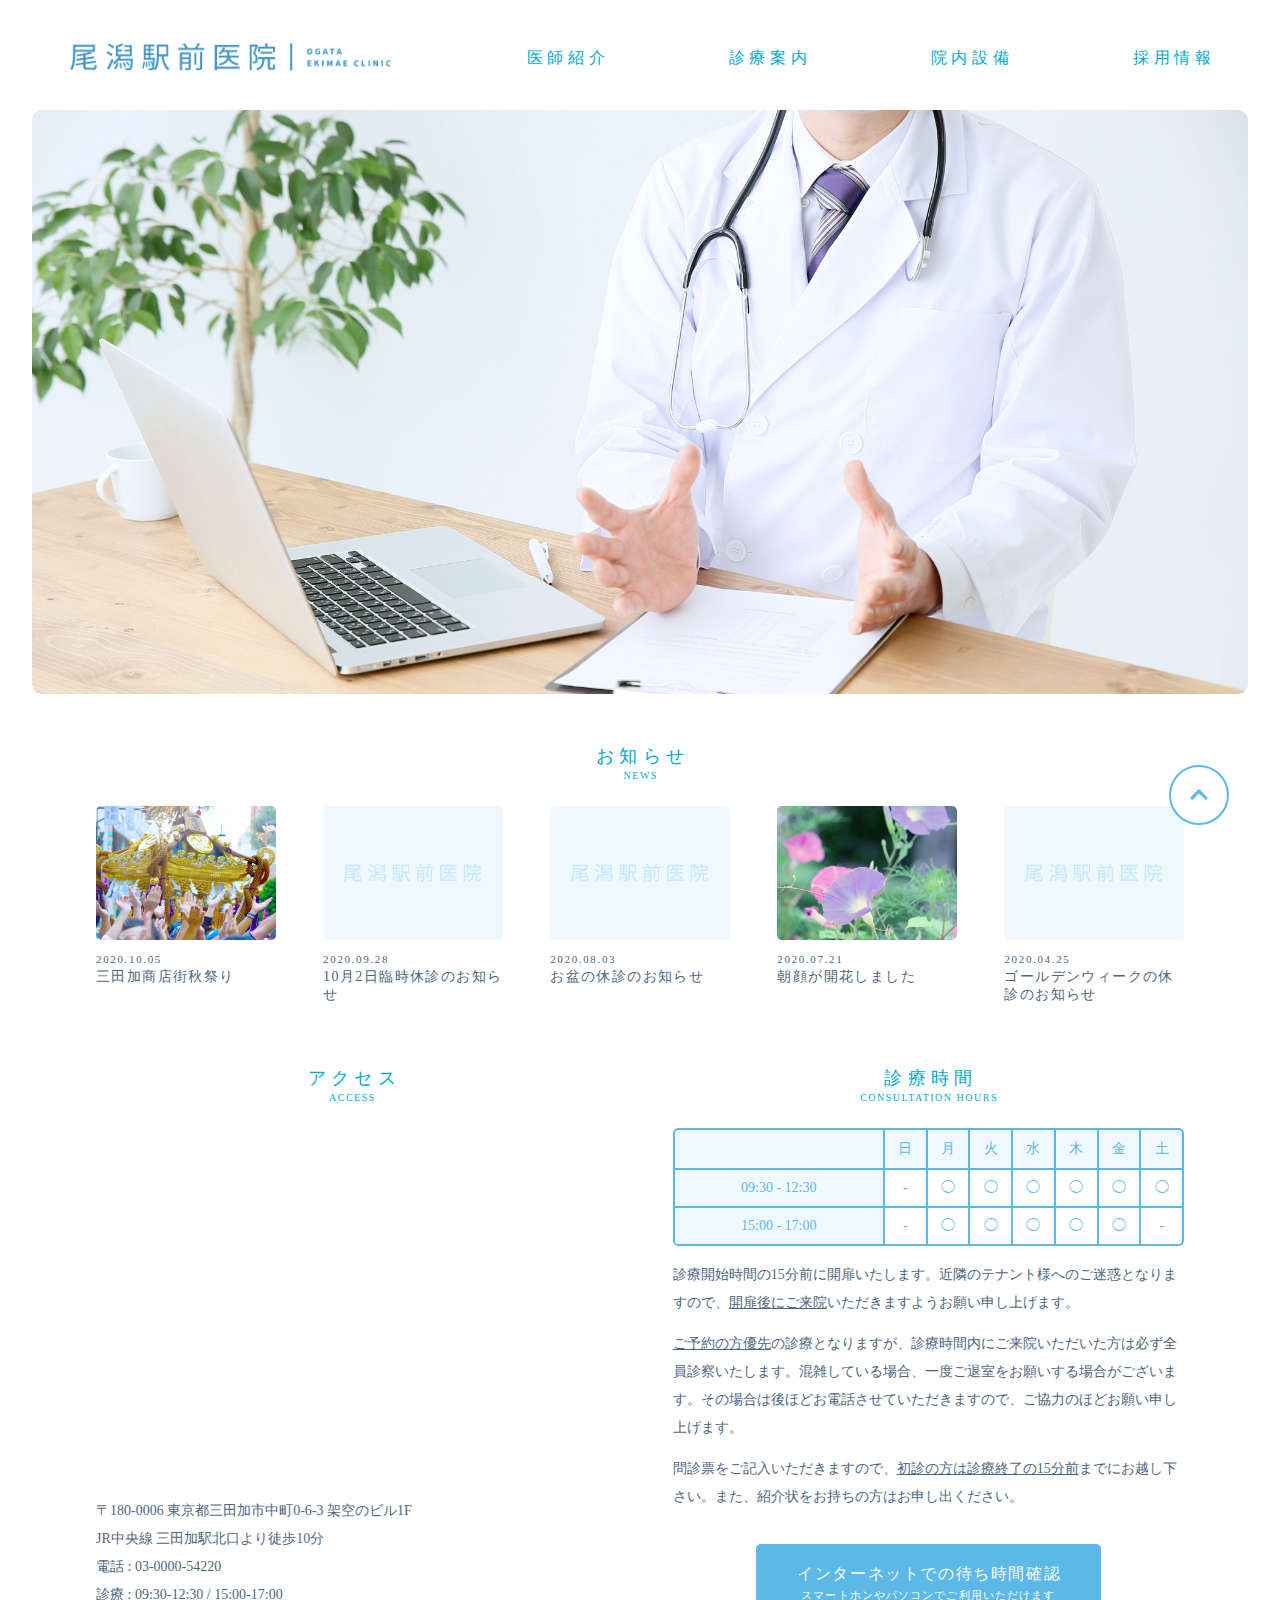
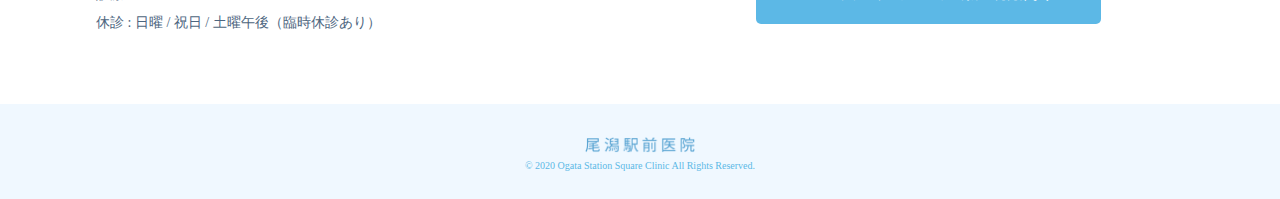
<file: index.html>
<!DOCTYPE html>
<html lang="ja">
	<head>
		<meta charset="utf-8">
		<meta name="viewport" content="width=device-width,initial-scale=1">
		<title>尾形駅前医院</title>
		<link rel="stylesheet" href="stylesheet.css">
		<link rel="stylesheet" href="responsive.css">
		<link href="https://use.fontawesome.com/releases/v5.6.1/css/all.css" rel="stylesheet">
		<script src="https://ajax.googleapis.com/ajax/libs/jquery/3.5.1/jquery.min.js"></script>
		<link href="https://fonts.googleapis.com/css2?family=M+PLUS+Rounded+1c&display=swap" rel="stylesheet">
	</head>
	
	<body>
		<!-- ヘッダー -->
		<header>
			<nav class="nav-container">
				<ul>
					<li><a href="index.html"><img class="hedder-logo" src="img/logo.png"></a></li>
					<li><a href="doctor/index.html">医師紹介</a></li>
					<li><a href="medical-aid/index.html">診療案内</a></li>
					<li><a href="facility/index.html">院内設備</a></li>
					<li><a href="recruit/index.html">採用情報</a></li>
				</ul>
			</nav>
			
			<!-- ハンバーガーメニュー -->
			<!-- ハンバーガーアイコン部分 -->
			<div class="hum-icon">
				<span></span>
				<span></span>
				<span></span>
			</div>
			<!-- メニューリンク部分 -->
			<nav class="ham-menu">
				<ul>
					<li><a href="doctor/index.html">医師紹介</a></li>
					<li><a href="medical-aid/index.html">診療案内</a></li>
					<li><a href="facility/index.html">院内設備</a></li>
					<li><a href="recruit/index.html">採用情報</a></li>
				</ul>
			</nav>
			
		</header>
		
		<div class="top-wrapper">
			<img class="top-photo" src="img/905968_l.jpg">
			<img class="top-photo-s" src="img/905968_l_s.jpg">
		</div>
		
		<!-- お知らせ -->
		<div class="news">
			<div class="container">
				<h2>お知らせ</h2>
				<h3>NEWS</h3>
				<div class="news-links">
					<div class="news-link">
						<a href="news/20201005.html"><img src="img/703521_s.jpg"></a>
						<div class="text-box">
							<p class="news-date">2020.10.05</p>
							<p class="news-link-title">三田加商店街秋祭り</p>
						</div>
					</div>
					<div class="news-link">
						<a href="news/20200928.html"><img src="img/news.jpg"></a>
						<div class="text-box">
							<p class="news-date">2020.09.28</p>
							<p class="news-link-title">10月2日臨時休診のお知らせ</p>
						</div>
					</div>
					<div class="news-link">
						<a href="news/20200803.html"><img src="img/news.jpg"></a>
						<div class="text-box">
							<p class="news-date">2020.08.03</p>
							<p class="news-link-title">お盆の休診のお知らせ</p>
						</div>
					</div>
					<div class="news-link">
						<a href="news/20200721.html"><img src="img/593735_s.jpg"></a>
						<div class="text-box">
							<p class="news-date">2020.07.21</p>
							<p class="news-link-title">朝顔が開花しました</p>
						</div>
					</div>
					<div class="news-link">
						<a href="news/20200425.html"><img src="img/news.jpg"></a>
						<div class="text-box">
							<p class="news-date">2020.04.25</p>
							<p class="news-link-title">ゴールデンウィークの休診のお知らせ</p>
						</div>
					</div>
				</div>
			</div>
		</div>
		
		<div class="container">
			<!-- アクセス -->
			<div class="access">
				<div class="access-container">
					<h2>アクセス</h2>
					<h3>ACCESS</h3>
					<div class="iframe-wrap">
						<iframe src="https://www.google.com/maps/embed?pb=!1m18!1m12!1m3!1d809.8951381736175!2d139.56499052919725!3d35.711938187687835!2m3!1f0!2f0!3f0!3m2!1i1024!2i768!4f13.1!3m3!1m2!1s0x6018efabbd5a93f9%3A0x7ef422ff7fba1472!2z44CSMTgwLTAwMDYg5p2x5Lqs6YO95q2m6JS16YeO5biC5Lit55S677yT5LiB55uu77yVIOOCteODs-ODqeOCpOODiOS4reeUug!5e0!3m2!1sja!2sjp!4v1598606883345!5m2!1sja!2sjp" width="100%" height="350" frameborder="0" style="border:0;" allowfullscreen="" aria-hidden="false" tabindex="0"></iframe>
					</div>
					<p>〒180-0006  東京都三田加市中町0-6-3  架空のビル1F<br>
						JR中央線 三田加駅北口より徒歩10分<br>
						電話 : 03-0000-54220<br>
						診療 : 09:30-12:30 / 15:00-17:00<br>
						休診 : 日曜 / 祝日 / 土曜午後（臨時休診あり）
					</p>
				</div>
			</div>
			
			<!-- 診療時間 -->
			<div class="consultation-hours">
				<div class="consultation-hours-container">
					<h2>診療時間</h2>
					<h3>CONSULTATION HOURS</h3>
						<table>
							<tr>
							<th class="reception-time week"></th> <th class="week">日</th> <th class="week">月</th> <th class="week">火</th> <th class="week">水</th> <th class="week">木</th> <th class="week">金</th> <th class="week">土</th>
							</tr>
							<tr>
								<th class="reception-time">09:30 - 12:30</th> <td>-</td> <td>◯</td> <td>◯</td> <td>◯</td> <td>◯</td> <td>◯</td> <td>◯</td>
							</tr>
							<tr>
								<th class="reception-time">15:00 - 17:00</th> <td>-</td> <td>◯</td> <td>◯</td> <td>◯</td> <td>◯</td> <td>◯</td> <td>-</td>
							</tr>
						</table>
					<div class="explanation">
						<p>診療開始時間の15分前に開扉いたします。近隣のテナント様へのご迷惑となりますので、<span>開扉後にご来院</span>いただきますようお願い申し上げます。</p>
						<p><span>ご予約の方優先</span>の診療となりますが、診療時間内にご来院いただいた方は必ず全員診察いたします。混雑している場合、一度ご退室をお願いする場合がございます。その場合は後ほどお電話させていただきますので、ご協力のほどお願い申し上げます。</p>
						<p>問診票をご記入いただきますので、<span>初診の方は診療終了の15分前</span>までにお越し下さい。また、紹介状をお持ちの方はお申し出ください。</p>
					</div>
					<a class="waiting-time-btn" href="http://www.paa.jp/">インターネットでの待ち時間確認<br><span>スマートホンやパソコンでご利用いただけます</span></a>
				</div>
			</div>
		</div>
		
		<!-- フッター -->
		<footer>
			<div class="container">
				<img class="footer-logo" src="img/logo-s.png">
					<p>© 2020 Ogata Station Square Clinic All Rights Reserved.</p>
				</div>
			</div>
		</footer>
		
		<!-- ページトップへ戻るボタン -->
		<p class="pagetop" style="display: block;">
		<a href="#">
			<i class="fas fa-chevron-up"></i>
		</a>
		</p>
	
		<script src="script.js"></script>
		
	</body>
</html>
</file>
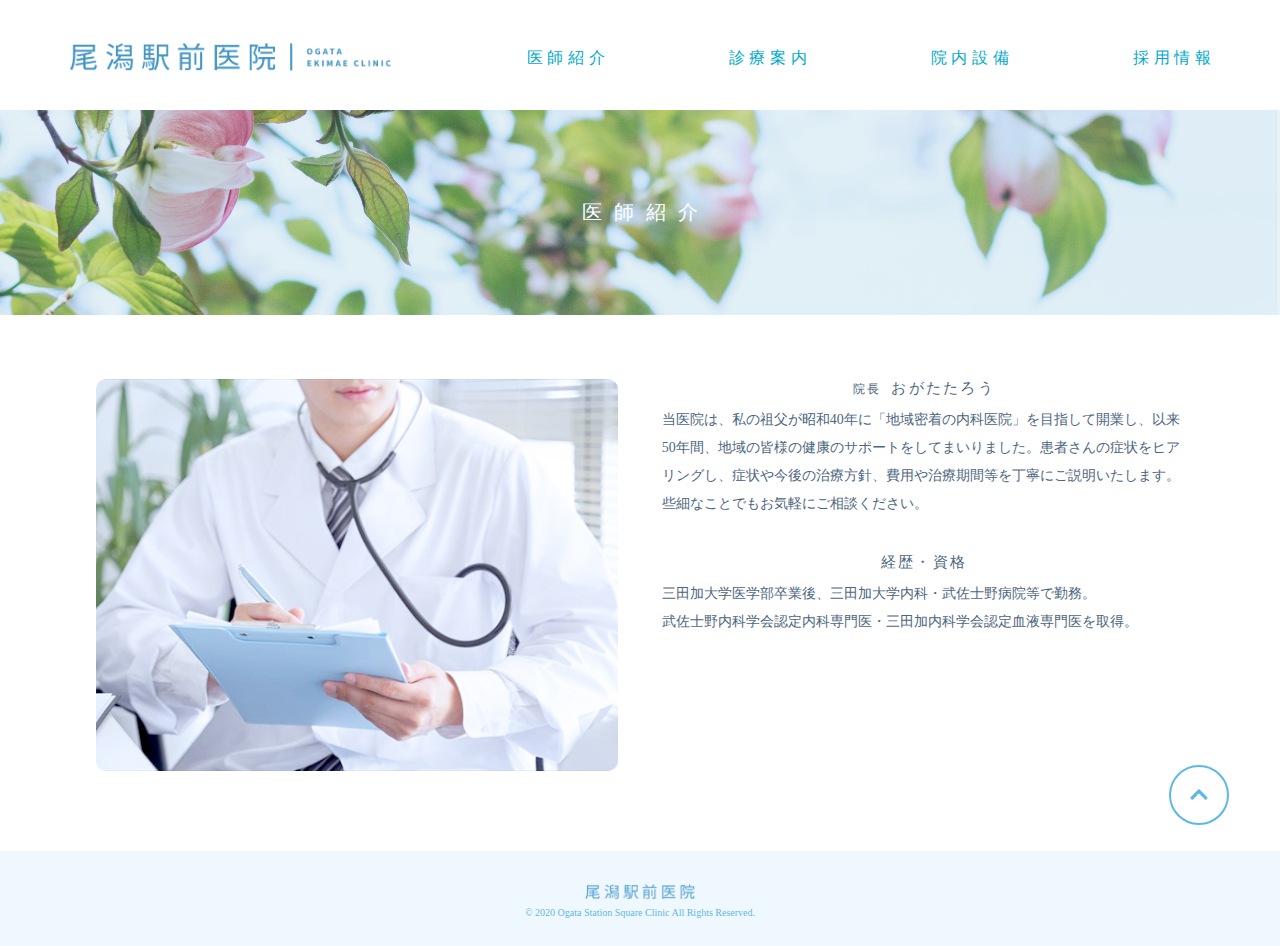
<file: doctor/index.html>
<!DOCTYPE html>
<html lang="ja">
	<head>
		<meta charset="utf-8">
		<meta name="viewport" content="width=device-width,initial-scale=1">
		<title>尾形駅前医院</title>
		<link rel="stylesheet" href="stylesheet.css">
		<link rel="stylesheet" href="responsive.css">
		<link href="https://use.fontawesome.com/releases/v5.6.1/css/all.css" rel="stylesheet">
		<script src="https://ajax.googleapis.com/ajax/libs/jquery/3.5.1/jquery.min.js"></script>
		<link href="https://fonts.googleapis.com/css2?family=M+PLUS+Rounded+1c&display=swap" rel="stylesheet">
	</head>
	
	<body>
		<header>
			<nav class="nav-container">
				<ul>
					<li><a href="../index.html"><img class="hedder-logo" src="../img/logo.png"></a></li>
					<li><a href="../doctor/index.html">医師紹介</a></li>
					<li><a href="../medical-aid/index.html">診療案内</a></li>
					<li><a href="../facility/index.html">院内設備</a></li>
					<li><a href="../recruit/index.html">採用情報</a></li>
				</ul>
			</nav>
			
			<!-- ハンバーガーメニュー -->
			<!-- ハンバーガーアイコン部分 -->
			<div class="hum-icon">
				<span></span>
				<span></span>
				<span></span>
			</div>
			<!-- メニューリンク部分 -->
			<nav class="ham-menu">
				<ul>
					<li><a href="../doctor/index.html">医師紹介</a></li>
					<li><a href="../medical-aid/index.html">診療案内</a></li>
					<li><a href="../facility/index.html">院内設備</a></li>
					<li><a href="../recruit/index.html">採用情報</a></li>
				</ul>
			</nav>
			
		</header>
		
		
		<!-- グローバルメニュー下フォト -->
		<div class="header-photo">
			<img src="../img/tomoko-uji-v4bkVOl1sTI-unsplash.jpg">
			<h2>医師紹介</h2>
		</div>
		<div class="header-photo-s">
			<img src="../img/tomoko-uji-v4bkVOl1sTI-unsplash-s.jpg">
			<h2>医師紹介</h2>
		</div>
		
		
		<!-- メイン -->
		<div class="main">
			<div class="container">
				<img class="doctor-img" src="../img/3922465_m.jpg">
				<div class="right-container">
					<div class="category">
						<div class="category-title">
							<span>院長</span>おがたたろう
						</div>
						<p>当医院は、私の祖父が昭和40年に「地域密着の内科医院」を目指して開業し、以来50年間、地域の皆様の健康のサポートをしてまいりました。患者さんの症状をヒアリングし、症状や今後の治療方針、費用や治療期間等を丁寧にご説明いたします。些細なことでもお気軽にご相談ください。<p>
						</div>
					</div>
					<div class="category">
						<div class="category-title">
							経歴・資格
						</div>
							<p>三田加大学医学部卒業後、三田加大学内科・武佐士野病院等で勤務。<br>武佐士野内科学会認定内科専門医・三田加内科学会認定血液専門医を取得。</p>
					</div>
				</div>
			</div>
		</div>
		
		
		<!-- フッター -->
			<footer>
				<div class="container">
					<img class="footer-logo" src="../img/logo-s.png">
					<p>© 2020 Ogata Station Square Clinic All Rights Reserved.</p>
				</div>
			</footer>
		
		<!-- ページトップへ戻るボタン -->
		<p class="pagetop" style="display: block;">
		<a href="#">
			<i class="fas fa-chevron-up"></i>
		</a>
		</p>
	
		<script src="script.js"></script>
		
	</body>
</html>
</file>
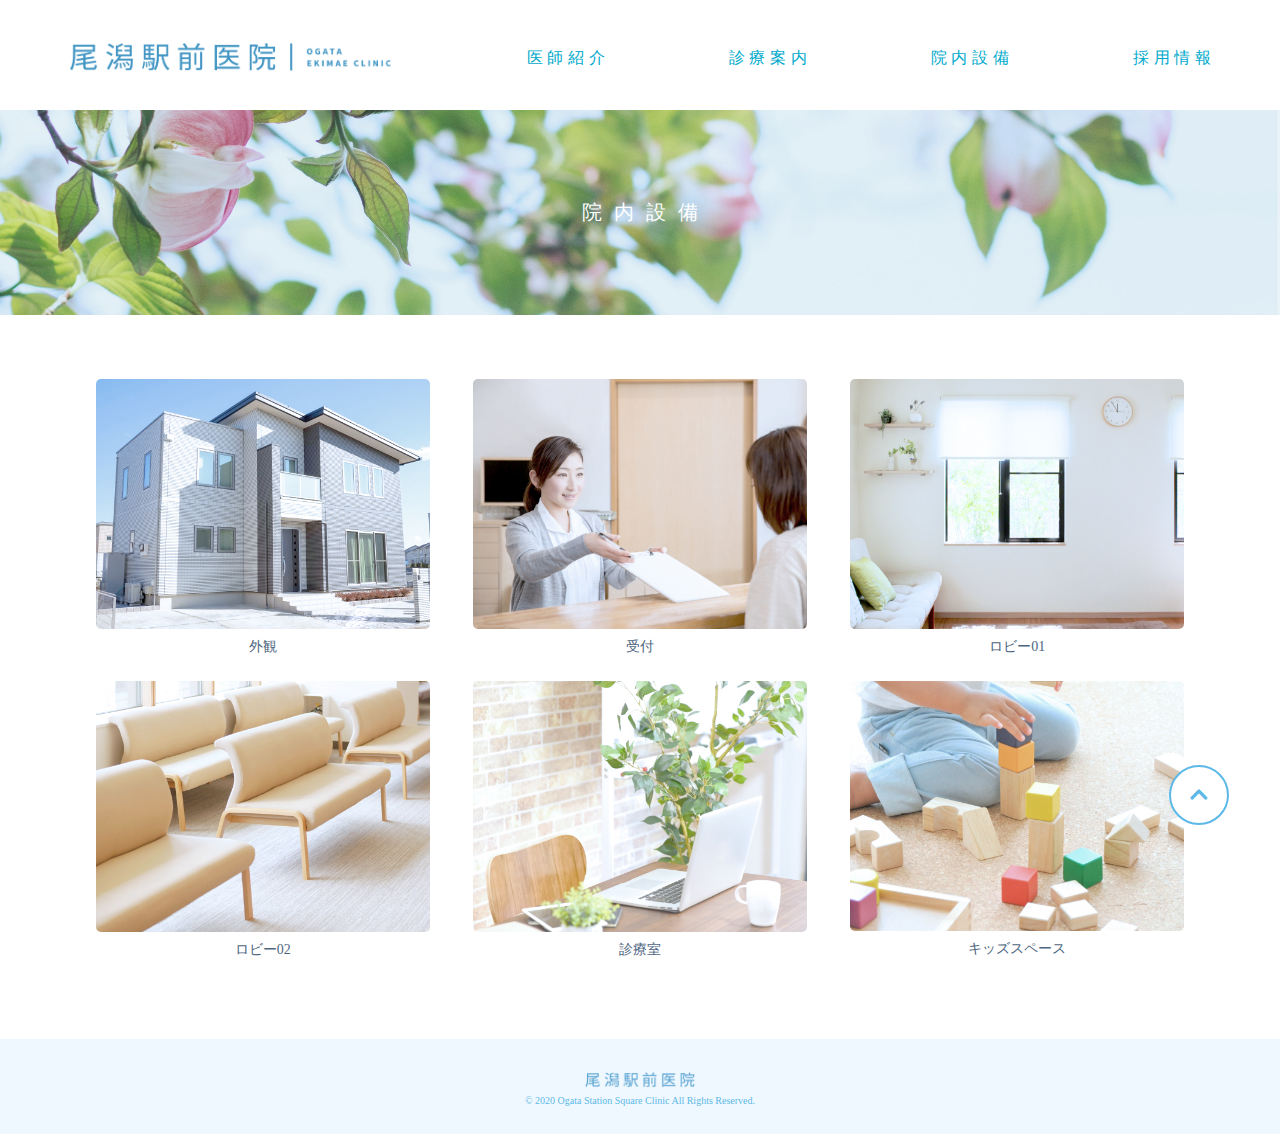
<file: facility/index.html>
<!DOCTYPE html>
<html lang="ja">
    <head>
        <meta charset="utf-8">
        <meta name="viewport" content="width=device-width,initial-scale=1">
        <title>尾形駅前医院</title>
        <link rel="stylesheet" href="stylesheet.css">
        <link rel="stylesheet" href="responsive.css">
        <link href="https://use.fontawesome.com/releases/v5.6.1/css/all.css" rel="stylesheet">
        <script src="https://ajax.googleapis.com/ajax/libs/jquery/3.5.1/jquery.min.js"></script>
        <link href="https://fonts.googleapis.com/css2?family=M+PLUS+Rounded+1c&display=swap" rel="stylesheet">
    </head>
    
    <body>
        <header>
            <nav class="nav-container">
                <ul>
                    <li><a href="../index.html"><img class="hedder-logo" src="../img/logo.png"></a></li>
                    <li><a href="../doctor/index.html">医師紹介</a></li>
                    <li><a href="../medical-aid/index.html">診療案内</a></li>
                    <li><a href="../facility/index.html">院内設備</a></li>
                    <li><a href="../recruit/index.html">採用情報</a></li>
                </ul>
            </nav>
            
            <!-- ハンバーガーメニュー -->
            <!-- ハンバーガーアイコン部分 -->
            <div class="hum-icon">
                <span></span>
                <span></span>
                <span></span>
            </div>
            <!-- メニューリンク部分 -->
            <nav class="ham-menu">
                <ul>
                    <li><a href="../doctor/index.html">医師紹介</a></li>
                    <li><a href="../medical-aid/index.html">診療案内</a></li>
                    <li><a href="../facility/index.html">院内設備</a></li>
                    <li><a href="../recruit/index.html">採用情報</a></li>
                </ul>
            </nav>
            
        </header>
        
        
        <!-- グローバルメニュー下フォト -->
        <div class="header-photo">
            <img src="../img/tomoko-uji-v4bkVOl1sTI-unsplash.jpg">
            <h2>院内設備</h2>
        </div>
        <div class="header-photo-s">
            <img src="../img/tomoko-uji-v4bkVOl1sTI-unsplash-s.jpg">
            <h2>院内設備</h2>
        </div>
        
        
        <!-- メイン -->
        <div class="main">
            <div class="container">
                <div class="facility-photo">
                    <img src="../img/943400_s.jpg">
                    <p class="news-link-title">外観</p>
                </div>
                <div class="facility-photo">
                    <img src="../img/2262487_s.jpg">
                    <p class="news-link-title">受付</p>
                </div>
                <div class="facility-photo">
                    <img src="../img/422459_s.jpg">
                    <p class="news-link-title">ロビー01</p>
                </div>
                <div class="facility-photo">
                    <img src="../img/632418_s.jpg">
                    <p class="news-link-title">ロビー02</p>
                </div>
                <div class="facility-photo">
                    <img src="../img/3159976_s.jpg">
                    <p class="news-link-title">診療室</p>
                </div>
                <div class="facility-photo">
                    <img src="../img/2611183_s.jpg">
                    <p class="news-link-title">キッズスペース</p>
                </div>
            </div>
        </div>
        
        
        <!-- フッター -->
        <footer>
            <div class="container">
                <img class="footer-logo" src="../img/logo-s.png">
                <p>© 2020 Ogata Station Square Clinic All Rights Reserved.</p>
            </div>
        </footer>
        
        <!-- ページトップへ戻るボタン -->
        <p class="pagetop" style="display: block;">
        <a href="#">
            <i class="fas fa-chevron-up"></i>
        </a>
        </p>
    
        <script src="script.js"></script>
        
    </body>
</html>
</file>
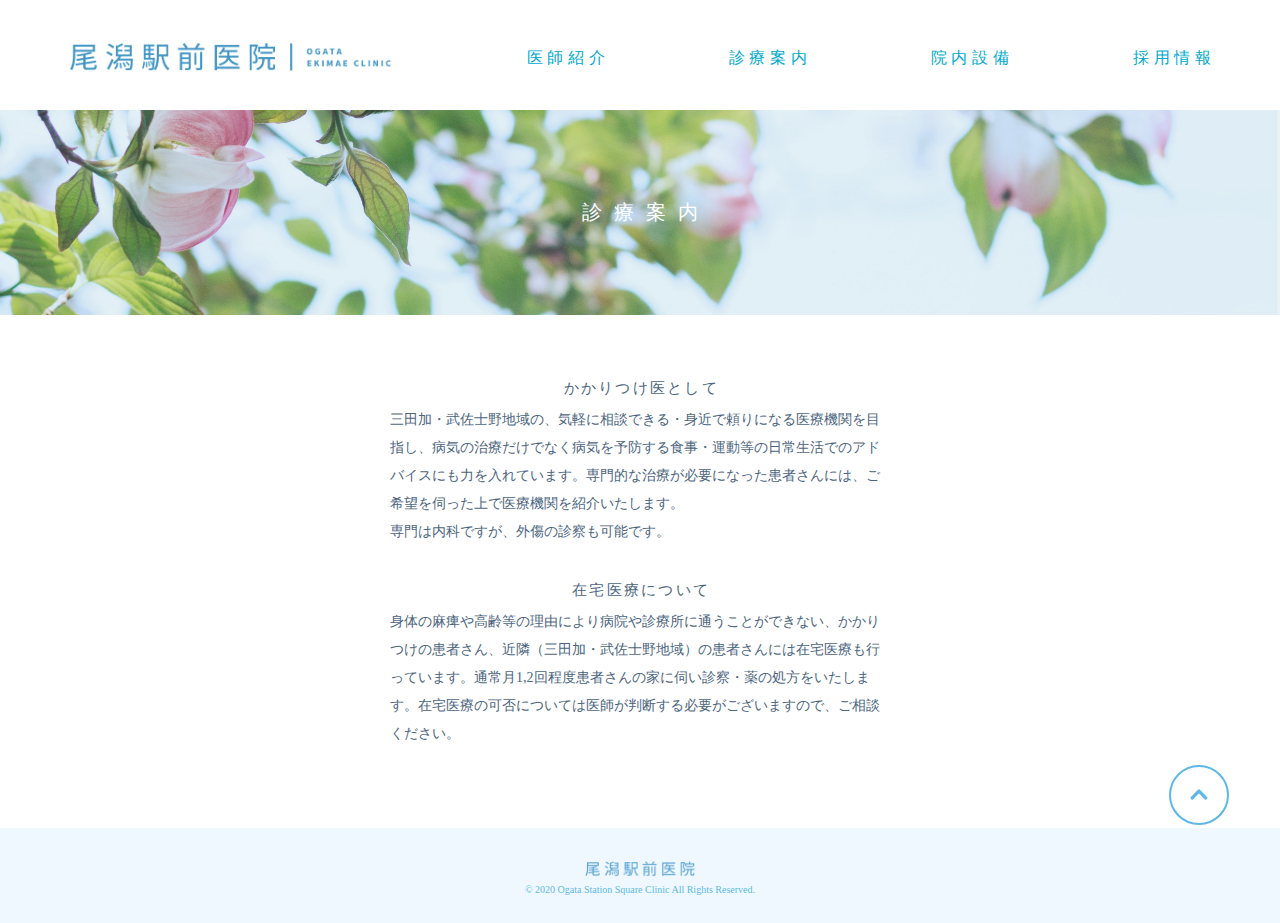
<file: medical-aid/index.html>
<!DOCTYPE html>
<html lang="ja">
	<head>
		<meta charset="utf-8">
		<meta name="viewport" content="width=device-width,initial-scale=1">
		<title>尾形駅前医院</title>
		<link rel="stylesheet" href="stylesheet.css">
		<link rel="stylesheet" href="responsive.css">
		<link href="https://use.fontawesome.com/releases/v5.6.1/css/all.css" rel="stylesheet">
		<script src="https://ajax.googleapis.com/ajax/libs/jquery/3.5.1/jquery.min.js"></script>
		<link href="https://fonts.googleapis.com/css2?family=M+PLUS+Rounded+1c&display=swap" rel="stylesheet">
	</head>
	
	<body>
		<header>
			<nav class="nav-container">
				<ul>
					<li><a href="../index.html"><img class="hedder-logo" src="../img/logo.png"></a></li>
					<li><a href="../doctor/index.html">医師紹介</a></li>
					<li><a href="../medical-aid/index.html">診療案内</a></li>
					<li><a href="../facility/index.html">院内設備</a></li>
					<li><a href="../recruit/index.html">採用情報</a></li>
				</ul>
			</nav>
			
			<!-- ハンバーガーメニュー -->
			<!-- ハンバーガーアイコン部分 -->
			<div class="hum-icon">
				<span></span>
				<span></span>
				<span></span>
			</div>
			<!-- メニューリンク部分 -->
			<nav class="ham-menu">
				<ul>
					<li><a href="../doctor/index.html">医師紹介</a></li>
					<li><a href="../medical-aid/index.html">診療案内</a></li>
					<li><a href="../facility/index.html">院内設備</a></li>
					<li><a href="../recruit/index.html">採用情報</a></li>
				</ul>
			</nav>
			
		</header>
		
		
		<!-- グローバルメニュー下フォト -->
		<div class="header-photo">
			<img src="../img/tomoko-uji-v4bkVOl1sTI-unsplash.jpg">
			<h2>診療案内</h2>
		</div>
		<div class="header-photo-s">
			<img src="../img/tomoko-uji-v4bkVOl1sTI-unsplash-s.jpg">
			<h2>診療案内</h2>
		</div>
		
		
		<!-- メイン -->
		<div class="main">
			<div class="container">
				<div class="contents">
					<div class="contents-text">
						<div class="text-title">かかりつけ医として</div>
						<p>三田加・武佐士野地域の、気軽に相談できる・身近で頼りになる医療機関を目指し、病気の治療だけでなく病気を予防する食事・運動等の日常生活でのアドバイスにも力を入れています。専門的な治療が必要になった患者さんには、ご希望を伺った上で医療機関を紹介いたします。<br>専門は内科ですが、外傷の診察も可能です。</p>
					</div>
				</div>
				<div class="contents">
					<div class="contents-text">
						<div class="text-title">在宅医療について</div>
						<p>身体の麻痺や高齢等の理由により病院や診療所に通うことができない、かかりつけの患者さん、近隣（三田加・武佐士野地域）の患者さんには在宅医療も行っています。通常月1,2回程度患者さんの家に伺い診察・薬の処方をいたします。在宅医療の可否については医師が判断する必要がございますので、ご相談ください。</p>
					</div>
				</div>
			</div>
		</div>
		
		
		<!-- フッター -->
		<footer>
			<div class="container">
				<img class="footer-logo" src="../img/logo-s.png">
				<p>© 2020 Ogata Station Square Clinic All Rights Reserved.</p>
			</div>
		</footer>
		
		<!-- ページトップへ戻るボタン -->
		<p class="pagetop" style="display: block;">
		<a href="#">
			<i class="fas fa-chevron-up"></i>
		</a>
		</p>
	
		<script src="script.js"></script>
		
	</body>
</html>
</file>
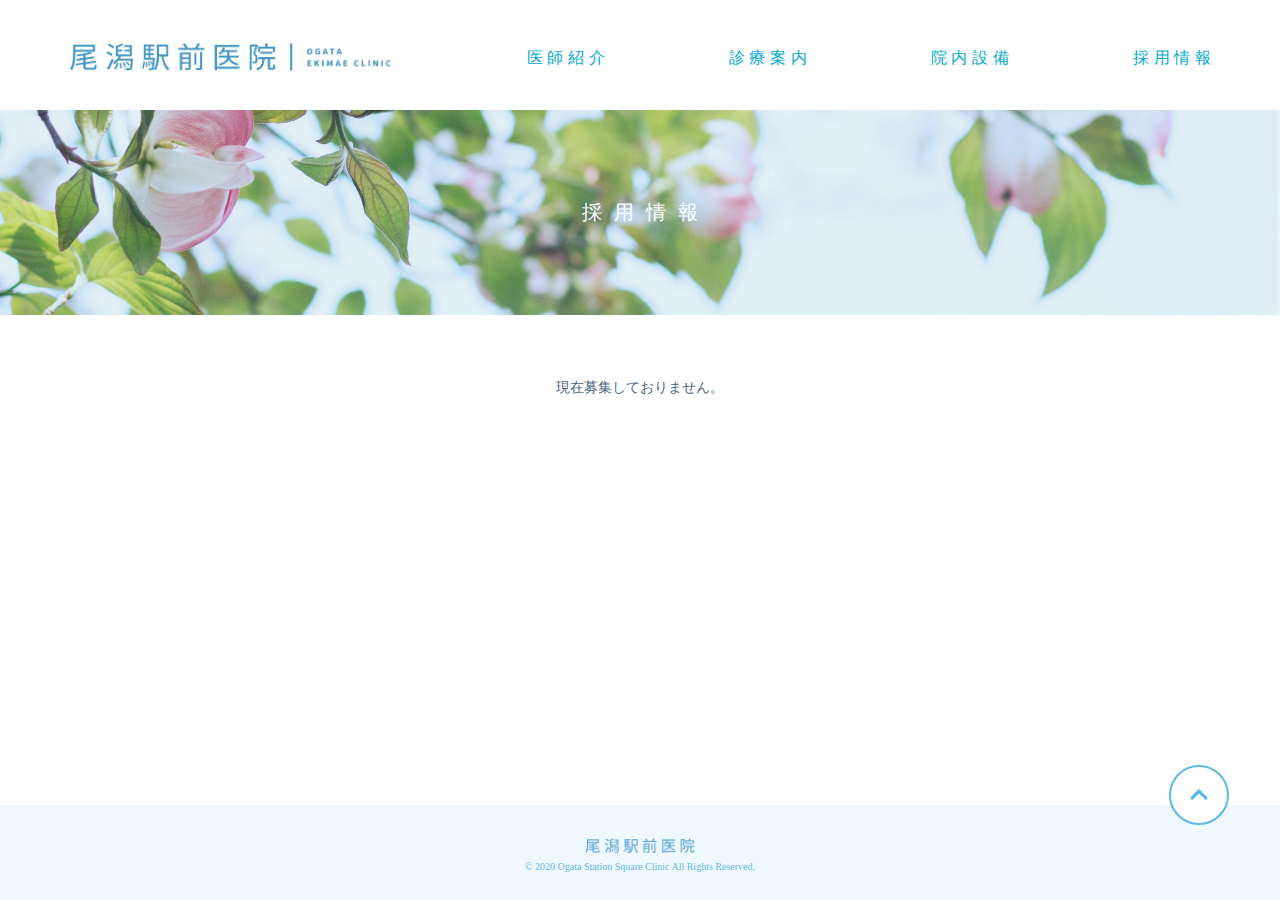
<file: recruit/index.html>
<!DOCTYPE html>
<html lang="ja">
	<head>
		<meta charset="utf-8">
		<meta name="viewport" content="width=device-width,initial-scale=1">
		<title>尾形駅前医院</title>
		<link rel="stylesheet" href="stylesheet.css">
		<link rel="stylesheet" href="responsive.css">
		<link href="https://use.fontawesome.com/releases/v5.6.1/css/all.css" rel="stylesheet">
		<script src="https://ajax.googleapis.com/ajax/libs/jquery/3.5.1/jquery.min.js"></script>
		<link href="https://fonts.googleapis.com/css2?family=M+PLUS+Rounded+1c&display=swap" rel="stylesheet">
	</head>
	
	<body>
		<header>
			<nav class="nav-container">
				<ul>
					<li><a href="../index.html"><img class="hedder-logo" src="../img/logo.png"></a></li>
					<li><a href="../doctor/index.html">医師紹介</a></li>
					<li><a href="../medical-aid/index.html">診療案内</a></li>
					<li><a href="../facility/index.html">院内設備</a></li>
					<li><a href="../recruit/index.html">採用情報</a></li>
				</ul>
			</nav>
			
			<!-- ハンバーガーメニュー -->
			<!-- ハンバーガーアイコン部分 -->
			<div class="hum-icon">
				<span></span>
				<span></span>
				<span></span>
			</div>
			<!-- メニューリンク部分 -->
			<nav class="ham-menu">
				<ul>
					<li><a href="../doctor/index.html">医師紹介</a></li>
					<li><a href="../medical-aid/index.html">診療案内</a></li>
					<li><a href="../facility/index.html">院内設備</a></li>
					<li><a href="../recruit/index.html">採用情報</a></li>
				</ul>
			</nav>
			
		</header>
		
		
		<!-- グローバルメニュー下フォト -->
		<div class="header-photo">
			<img src="../img/tomoko-uji-v4bkVOl1sTI-unsplash.jpg">
			<h2>採用情報</h2>
		</div>
		<div class="header-photo-s">
			<img src="../img/tomoko-uji-v4bkVOl1sTI-unsplash-s.jpg">
			<h2>採用情報</h2>
		</div>
		
		
		<!-- メイン -->
		<div class="main">
			<div class="container">
				<p>現在募集しておりません。</p>
			</div>
		</div>
		
		
		<!-- フッター -->
		<footer>
			<div class="container">
				<img class="footer-logo" src="../img/logo-s.png">
				<p>© 2020 Ogata Station Square Clinic All Rights Reserved.</p>
			</div>
		</footer>
		
		<!-- ページトップへ戻るボタン -->
		<p class="pagetop" style="display: block;">
		<a href="#">
			<i class="fas fa-chevron-up"></i>
		</a>
		</p>
	
		<script src="script.js"></script>
		
	</body>
</html>
</file>
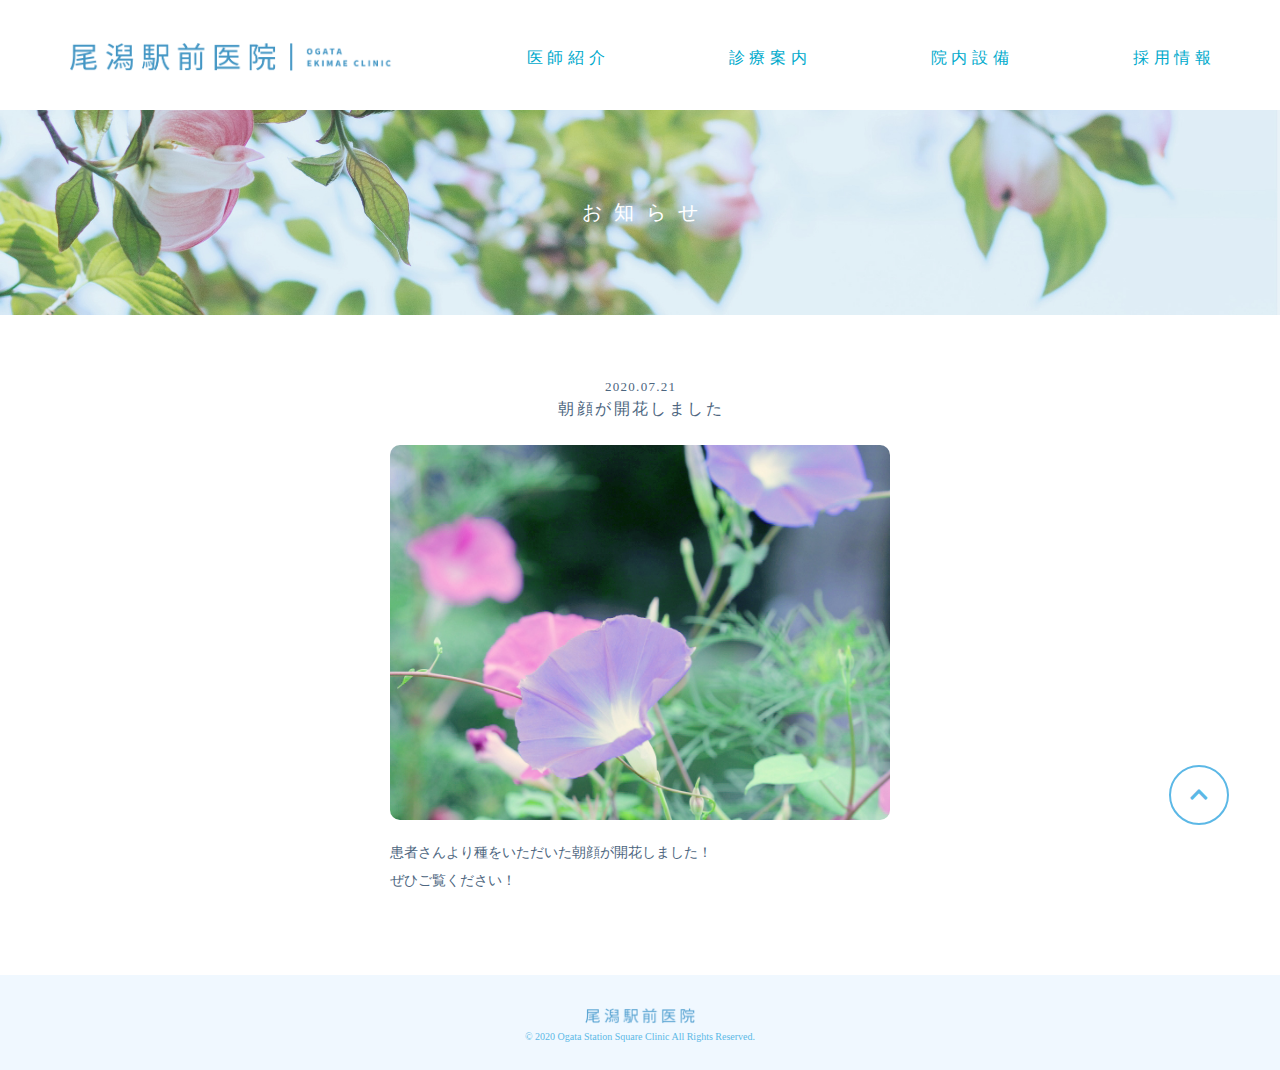
<file: news/20200721.html>
<!DOCTYPE html>
<html lang="ja">
	<head>
		<meta charset="utf-8">
		<meta name="viewport" content="width=device-width,initial-scale=1">
		<title>尾形駅前医院</title>
		<link rel="stylesheet" href="stylesheet-photo.css">
		<link rel="stylesheet" href="responsive.css">
		<link href="https://use.fontawesome.com/releases/v5.6.1/css/all.css" rel="stylesheet">
		<script src="https://ajax.googleapis.com/ajax/libs/jquery/3.5.1/jquery.min.js"></script>
		<link href="https://fonts.googleapis.com/css2?family=M+PLUS+Rounded+1c&display=swap" rel="stylesheet">
	</head>
	
	<body>
		<header>
			<nav class="nav-container">
				<ul>
					<li><a href="../index.html"><img class="hedder-logo" src="../img/logo.png"></a></li>
					<li><a href="../doctor/index.html">医師紹介</a></li>
					<li><a href="../medical-aid/index.html">診療案内</a></li>
					<li><a href="../facility/index.html">院内設備</a></li>
					<li><a href="../recruit/index.html">採用情報</a></li>
				</ul>
			</nav>
			
			<!-- ハンバーガーメニュー -->
			<!-- ハンバーガーアイコン部分 -->
			<div class="hum-icon">
				<span></span>
				<span></span>
				<span></span>
			</div>
			<!-- メニューリンク部分 -->
			<nav class="ham-menu">
				<ul>
					<li><a href="#doctor">医師紹介</a></li>
					<li><a href="#medical-aid">診療案内</a></li>
					<li><a href="#facility">院内設備</a></li>
					<li><a href="#recruit">採用情報</a></li>
				</ul>
			</nav>
			
		</header>
		
		
		<!-- グローバルメニュー下フォト -->
		<div class="header-photo">
			<img src="../img/tomoko-uji-v4bkVOl1sTI-unsplash.jpg">
			<h2>お知らせ</h2>
		</div>
		<div class="header-photo-s">
			<img src="../img/tomoko-uji-v4bkVOl1sTI-unsplash-s.jpg">
			<h2>お知らせ</h2>
		</div>
		
		
		<!-- メイン -->
		<div class="main">
			<div class="container">

				<p class="contents-date">2020.07.21</p>
				<p class="contents-title">朝顔が開花しました</p>
				<img src="../img/593735_s.jpg">
				<p class="contents-text">患者さんより種をいただいた朝顔が開花しました！<br>ぜひご覧ください！</p>
			</div>
		</div>
		
		
		<!-- フッター -->
		<footer>
			<div class="container">
				<img class="footer-logo" src="../img/logo-s.png">
				<p>© 2020 Ogata Station Square Clinic All Rights Reserved.</p>
			</div>
		</footer>
	
	<!-- ページトップへ戻るボタン -->
	<p class="pagetop" style="display: block;">
		<a href="#">
			<i class="fas fa-chevron-up"></i>
		</a>
	</p>
	
	<script src="script.js"></script>
	
</body>
</html>
</file>
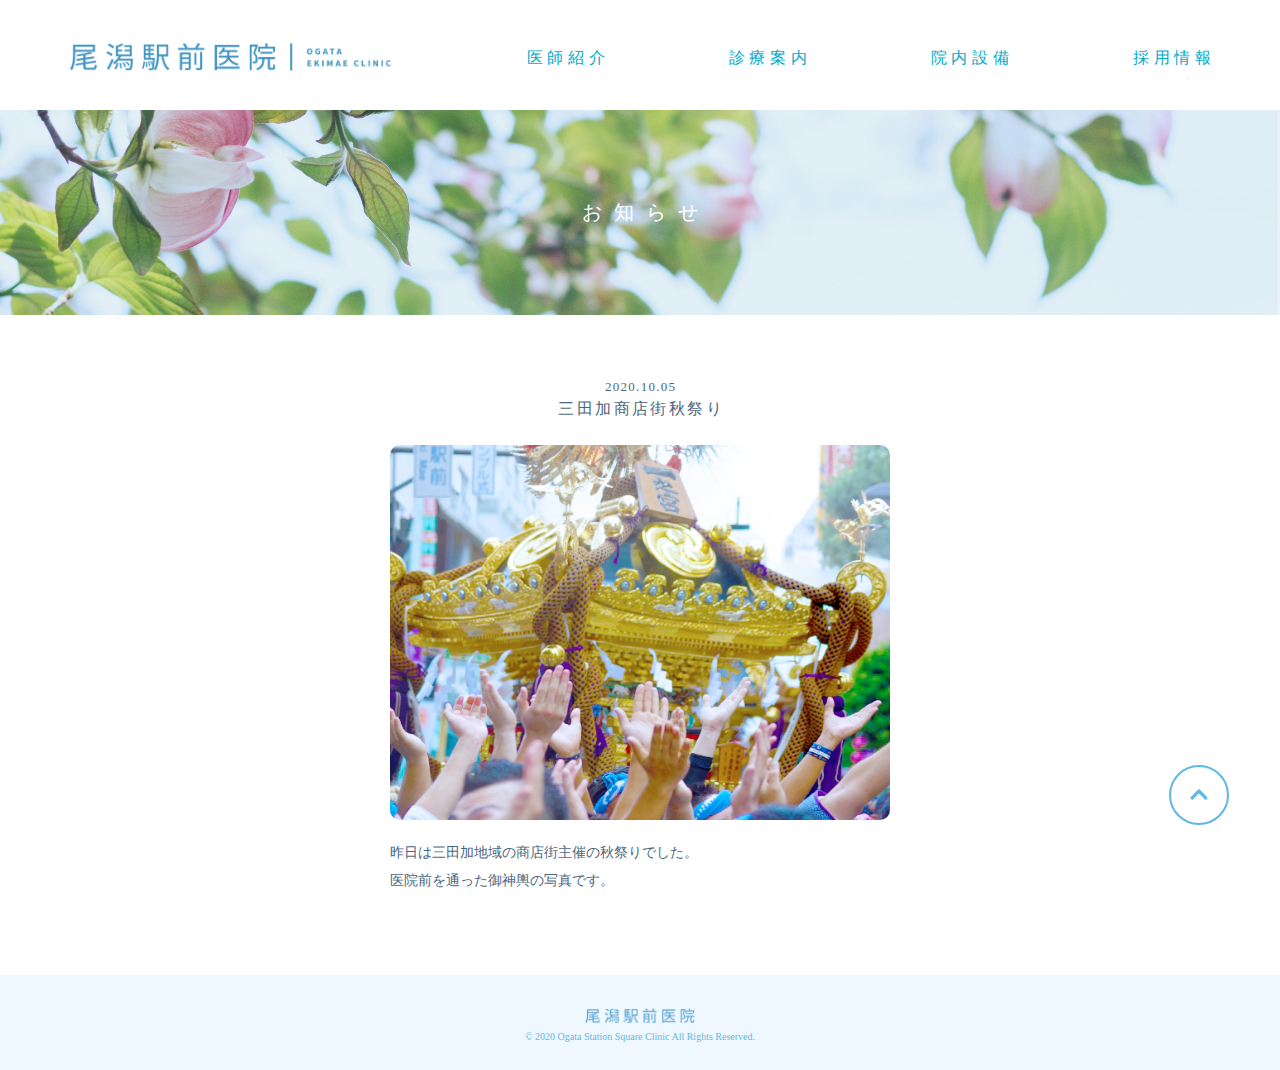
<file: news/20201005.html>
<!DOCTYPE html>
<html lang="ja">
	<head>
		<meta charset="utf-8">
		<meta name="viewport" content="width=device-width,initial-scale=1">
		<title>尾形駅前医院</title>
		<link rel="stylesheet" href="stylesheet-photo.css">
		<link rel="stylesheet" href="responsive.css">
		<link href="https://use.fontawesome.com/releases/v5.6.1/css/all.css" rel="stylesheet">
		<script src="https://ajax.googleapis.com/ajax/libs/jquery/3.5.1/jquery.min.js"></script>
		<link href="https://fonts.googleapis.com/css2?family=M+PLUS+Rounded+1c&display=swap" rel="stylesheet">
	</head>
	
	<body>
		<header>
			<nav class="nav-container">
				<ul>
					<li><a href="../index.html"><img class="hedder-logo" src="../img/logo.png"></a></li>
					<li><a href="../doctor/index.html">医師紹介</a></li>
					<li><a href="../medical-aid/index.html">診療案内</a></li>
					<li><a href="../facility/index.html">院内設備</a></li>
					<li><a href="../recruit/index.html">採用情報</a></li>
				</ul>
			</nav>
			
			<!-- ハンバーガーメニュー -->
			<!-- ハンバーガーアイコン部分 -->
			<div class="hum-icon">
				<span></span>
				<span></span>
				<span></span>
			</div>
			<!-- メニューリンク部分 -->
			<nav class="ham-menu">
				<ul>
					<li><a href="#doctor">医師紹介</a></li>
					<li><a href="#medical-aid">診療案内</a></li>
					<li><a href="#facility">院内設備</a></li>
					<li><a href="#recruit">採用情報</a></li>
				</ul>
			</nav>
			
		</header>
		
		
		<!-- グローバルメニュー下フォト -->
		<div class="header-photo">
			<img src="../img/tomoko-uji-v4bkVOl1sTI-unsplash.jpg">
			<h2>お知らせ</h2>
		</div>
		<div class="header-photo-s">
			<img src="../img/tomoko-uji-v4bkVOl1sTI-unsplash-s.jpg">
			<h2>お知らせ</h2>
		</div>
		
		
		<!-- メイン -->
		<div class="main">
			<div class="container">

				<p class="contents-date">2020.10.05</p>
				<p class="contents-title">三田加商店街秋祭り</p>
				<img src="../img/703521_s.jpg">
				<p class="contents-text">昨日は三田加地域の商店街主催の秋祭りでした。<br>医院前を通った御神輿の写真です。</p>
			</div>
		</div>
		
		
		<!-- フッター -->
		<footer>
			<div class="container">
				<img class="footer-logo" src="../img/logo-s.png">
				<p>© 2020 Ogata Station Square Clinic All Rights Reserved.</p>
			</div>
		</footer>
		
		<!-- ページトップへ戻るボタン -->
		<p class="pagetop" style="display: block;">
		<a href="#">
			<i class="fas fa-chevron-up"></i>
		</a>
		</p>
	
		<script src="script.js"></script>
		
	</body>
</html>
</file>
<file: stylesheet.css>
* {
	box-sizing: border-box;
	margin: 0;
	padding: 0;
}

.container {
	width: 85%;
	text-align: center;
	margin: 0 auto;
}

a {
	color: #4d6680;
	text-decoration: none;
	transition: color 0.3s;
}

a:hover {
	opacity: 0.7;
}

p {
	color: #4d6680;
	font-size: 14px;
}

h2 {
	font-size: 18px;
	letter-spacing: 0.3em;
	text-indent: 0.3em; /* レタースペーシング分のズレ解消 */
	font-weight: normal;
	color: #00aacc;
	
	margin-top: 50px;
	margin-bottom: 2px;
}

h3 {
	font-size: 10px;
	letter-spacing: 0.15em;
	text-indent: 0.15em; /* レタースペーシング分のズレ解消 */
	font-weight: normal;
	color: #00aacc;
	
	margin-bottom: 25px;
}

/* ヘッダー */
header {
	height: 110px;
	width: 100%;
}

.nav-container {
	width: 90%;
	margin: 0 auto;
}

.nav-container ul {
	display: flex;
	justify-content: space-between; /* 等間隔 */
	align-items: center; /* 上下中央揃え */
}

.nav-container li {
	list-style: none;
	text-align: center;
}

.hedder-logo {
	height: 30px;
	margin: 42px 15px 38px 0;
}

.nav-container li a {
	font-size: 16px;
	letter-spacing: 0.3em;
	text-indent: 0.3em; /* レタースペーシング分のズレ解消 */
	line-height: 22px;
	color: #00aacc;
	display: block; /* クリック範囲拡大 */
}

.ham-menu,hum-icon {
	display: none;
}


/* トップラッパー */
.top-wrapper {
	width: 95%;
	text-align: center;
	margin: 0 auto;
}

.top-photo {
	vertical-align: bottom;
	max-width: 100%;
	border-radius: 10px;
}

.top-photo-s {
	display: none;
}

/* お知らせ */
.news {
	padding-bottom: 210px;
}

.news-link {
	display: inline-block;
	width: 16.5%;
	float: left;
}

.news-link:nth-child(2),
.news-link:nth-child(4) {
	margin: 0 4.375%;
}

.news-link img {
	width: 100%;
	margin-bottom: 5px;
	object-fit: cover;
	border-radius: 5px;
}

.text-box {
	text-align: left;
}

.news-date {
	font-size: 11px;
	letter-spacing: 0.15em;
	
	display: inline-block;
	margin-bottom: 3px;
}

.news-link-title {
	font-size: 14px;
	letter-spacing: 0.1em;
}



/* アクセス */
.access-container {
	width: 47%;
	float: left;
}

.access-container p {
	text-align: left;
	line-height: 28px;
	margin-top: 15px;
}

/* 診療時間 */
.consultation-hours-container {
	width: 47%;
	margin-bottom: 80px;
	float: right;
}

table {
	margin: 0 auto;
	font-size: 14px;
	margin-bottom: 15px;
	width: 100%;
	border-radius: 5px;
	border-collapse: separate; /* 角丸対応 */
	border-spacing: 0; /* 角丸対応 */
	overflow: hidden; /* 角丸対応 */
}

tr:nth-child(1),
.reception-time {
	background-color: #f0f8ff;
}

th,
td {
	padding: 10px 0px;
	font-weight: normal;
	color: #5cb8e6;
	border-right: 2px solid #5cb8e6;
	border-bottom: 2px solid #5cb8e6;
}

td {
	background-color: white;
}

.reception-time {
	border-left: 2px solid #5cb8e6;
}

.week {
	padding-left: 1%;
	padding-right: 1%;
	border-top: 2px solid #5cb8e6;
}

tr:nth-child(1) .reception-time { /* 塗りの角丸対応 */
	border-radius: 5px 0 0 0;
}

tr:nth-child(3) .reception-time { /* 塗りの角丸対応 */
	border-radius: 0 0 0 5px;
}

tr:nth-child(1) .week:nth-child(8) { /* 塗りの角丸対応 */
	border-radius: 0 5px 0 0;
}

tr:nth-child(3) td:nth-child(8) { /* 塗りの角丸対応 */
	border-radius: 0 0 5px 0;
}

.consultation-hours p {	
	text-align: left;
	line-height: 28px;
	margin-bottom: 13px;
}

.consultation-hours .explanation span {
	text-decoration: underline;
}


/* 待ち時間確認ボタン */
.waiting-time-btn {
	display: inline-block;
	padding: 20px 40px;
	margin-top: 20px;
	
	color: white;
	background-color: #5cb8e6;
	border-radius: 5px;
	
	font-size: 16px;
	letter-spacing: 0.1em;
	text-indent: 0.1em;
	line-height: 20px;
}

.waiting-time-btn span {
	font-size: 11px;
	letter-spacing: 0.1em;
	text-indent: 0.1em;
	line-height: 16px;
}


/* フッター */
footer {
	background-color: #f0f8ff;
	clear: both; /* フロートへの回り込み解消 */
}

.footer-logo {
	margin: 0 auto;
	padding: 33px 0 3px 0;
	width: 110px;
}

footer p {
	font-size: 10px;
	padding-bottom: 28px;
	color: #5cb8e6;
}

/* ページTOPに戻る */
.pagetop {
	display: none;
	position: fixed;
	right: 4%;
	bottom: 75px;
}
.pagetop a {
	display: block;
	font-size: 0;
	width: 60px;
	height: 60px;
	text-align: center;
	background: #fff;
	border: 2px solid #5cb8e6;
	border-radius: 50%;
	line-height: 50px;
}
.pagetop a i {
	font-size: 20px;
	color:#5cb8e6;
	line-height: 55px;
}
</file>
<file: responsive.css>
/* スマホ向けレイアウト */
@media all and (max-width: 900px) {
	
.nav-container a {
	display: none;
}

.container {
	width: 85%;
}

header {
	height: 73px;
}

.nav-container {
	width: 85%;
}

.hedder-logo {
	height: 19px;
	margin: 28px 0 26px 0;
}

.nav-container li:nth-child(2),
.nav-container li:nth-child(3),
.nav-container li:nth-child(4),
.nav-container li:nth-child(5) {
	display: none;
}

.top-wrapper {
	width: 100%;
}


.top-photo {
	display: none;
}

.top-photo-s {
	display: block;
	vertical-align: bottom;
	
	width: 85%;
	margin: 0 auto;
	border-radius: 10px;
}

.news {
	padding-bottom: 0px;
}

.news-link {
	display: inline-block;
	width: 46%;
}

.news-link:nth-child(2),
.news-link:nth-child(4) {
	margin-left: 8%;
	margin-right: 0;
}

.news-link:nth-child(1),
.news-link:nth-child(2) {
	margin-bottom: 25px;
}

.news-link:last-child {
	display: none;
}

.access-container {
	width: 100%;
	height: auto;
}

.iframe-wrap {
	margin: 0 calc(50% - 50vw); /*画面幅いっぱいに表示*/
}

html, body {
	overflow-x: hidden; /*画面幅いっぱいに表示時の横スクロールバー対策*/
}

.consultation-hours-container {
	width: 100%;
	margin-bottom: 50px;
}

.table {
	width: 100%;
}

.waiting-time-btn {
	width: 100%;
	padding: 20px 15px;
	font-size: 15px;
	letter-spacing: 0.05em;
	text-indent: 0.05em;
	line-height: 19px;
}

.waiting-time-btn span {
	font-size: 10px;
	letter-spacing: 0.05em;
	text-indent: 0.05em;
	line-height: 15px;
}


/* ハンバーガーメニュー用 */
/*メニューリンクのスタイルを指定*/
.ham-menu {
	display: table; /*テーブル要素に変更（上下中央揃え用親要素）*/
	text-align: center;
	
	z-index: 2;
	
	position: absolute; /* fixedから変更 */
	top: 0; /*表示位置を指定*/
	left: 0; /*表示位置を指定*/
	
	background-color: #f0f8ff;
	
	font-size: 17px;
	letter-spacing: 0.3em;
	text-indent: 0.3em; /* レタースペーシング分のズレ解消 */
	font-weight: normal;
	line-height: 4em;
	
	height: 100%; /*全画面表示のため挿入*/
	width: 100%; /*全幅表示*/
	
	visibility: hidden;
	opacity: 0;
	transition: opacity .6s ease, visibility .6s ease; /*アニメーションの時間を指定*/
}

.ham-menu ul {
	display: table-cell; /*テーブルセル要素に変更（上下中央揃え用子要素）*/
	vertical-align: middle; /*上下中央*/
}

.ham-menu ul li{
	list-style-type: none;
}

.ham-menu ul li a{
	color: #00aacc;
}

/*ハンバーガーボタンが押されたときに付与するクラス*/
.ham-menu.active {
	visibility: visible;
	opacity: 1;
}

/*ハンバーガーボタンのスタイルを指定*/
.hum-icon {
	display: block;
	position: absolute; /* fixedから変更 */
	right: 0px;
	top: 0px;
	width: calc(30px + 15%); /* span幅+ヘッダーの左右マージンx2 */
	height: 73px;
	cursor: pointer;
	z-index: 3;
}

.hum-icon span {
	display: block;
	position: absolute;
	width: 30px;
	border-bottom: solid 3px #5cb8e6;
	-webkit-transition: .35s ease-in-out;	/*変化の速度を指定*/
	-moz-transition: .35s ease-in-out;		/*変化の速度を指定*/
	transition: .35s ease-in-out;			/*変化の速度を指定*/
	right: calc(50% - 15px); /* hum-iconの真ん中の位置-span幅の半分 */
}

.hum-icon span:nth-child(1) {
	top: 25px;
}

.hum-icon span:nth-child(2) {
	top: 35px;
}

.hum-icon span:nth-child(3) {
	top: 45px;
}

/* 最初のspanをマイナス45度に */
.hum-icon.active span:nth-child(1) {
	top: 35px;
	right: calc(50% - 15px); /* hum-iconの真ん中の位置-span幅の半分 */
	-webkit-transform: rotate(-45deg);
	-moz-transform: rotate(-45deg);
	transform: rotate(-45deg);
}

/* 2番目と3番目のspanを45度に */
.hum-icon.active span:nth-child(2),
.hum-icon.active span:nth-child(3) {
	top: 35px;
	-webkit-transform: rotate(45deg);
	-moz-transform: rotate(45deg);
	transform: rotate(45deg);
}
</file>
<file: doctor/stylesheet.css>
* {
	box-sizing: border-box;
	margin: 0;
	padding: 0;
}

.container {
	width: 85%;
	text-align: center;
	margin: 0 auto;
}

a {
	color: #222;
	text-decoration: none;
	transition: color 0.3s;
}

a:hover {
	opacity: 0.7;
}

p {
	color: #4d6680;
	font-size: 14px;
}

/* ヘッダー */
header {
	height: 110px;
	width: 100%;
}

.nav-container {
	width: 90%;
	margin: 0 auto;
}

.nav-container ul {
	display: flex;
	justify-content: space-between; /* 等間隔 */
	align-items: center; /* 上下中央揃え */
}

.nav-container li {
	list-style: none;
	text-align: center;
}

.hedder-logo {
	height: 30px;
	margin: 42px 15px 38px 0;
}

.nav-container li a {
	font-size: 16px;
	letter-spacing: 0.3em;
	text-indent: 0.3em; /* レタースペーシング分のズレ解消 */
	line-height: 22px;
	color: #00aacc;
	display: block; /* クリック範囲拡大 */
}

.ham-menu,hum-icon {
	display: none;
}


.header-photo img {
	width: 100%;
}

.header-photo-s {
	display: none;
}

h2 {
	position: absolute;
	
	font-size: 20px;
	letter-spacing: 0.6em;
	text-indent: 0.6em;
	font-weight: normal;
	text-align: center;
	color: white;
	text-shadow: 0px 0px 20px #73aed1;
	
	width: 100%;
	left: 0; 
	top: calc(50% - 15px);
}

.header-photo {
	position: relative;
}

.main {
	margin: 60px 0 80px 0;
	flex: 1; /* フッター画面下固定 */
}

/* フッター画面下固定 */
body {
	display: flex;
	flex-flow: column;
	min-height: 100vh;
}

/* フッター */
footer {
	background-color: #f0f8ff;
	clear: both; /* フロートへの回り込み解消 */
}

.footer-logo {
	margin: 0 auto;
	padding: 33px 0 3px 0;
	width: 110px;
}

footer p {
	font-size: 10px;
	padding-bottom: 28px;
	color: #5cb8e6;
}

/* ページTOPに戻る */
.pagetop {
	display: none;
	position: fixed;
	right: 4%;
	bottom: 75px;
}
.pagetop a {
	display: block;
	font-size: 0;
	width: 60px;
	height: 60px;
	text-align: center;
	background: #fff;
	border: 2px solid #5cb8e6;
	border-radius: 50%;
	line-height: 50px;
}
.pagetop a i {
	font-size: 20px;
	color:#5cb8e6;
	line-height: 55px;
}










.doctor-img {
	width: 48%;
	float: left;
	border-radius: 10px;
}

.category {
	width: 48%;
	float: left;
	margin-left: 4%;
}

.category-title {
	color: #4d6680;
	font-size: 15px;
	letter-spacing: 0.15em;
	text-indent: 0.15em;
	font-weight: normal;
	margin-bottom: 8px;
}

.category-title span {
	font-size: 12px;
	margin-right: 10px;
}

.category p {
	text-align: left;
	line-height: 28px;
}

.category:nth-child(1) p {
	margin-bottom: 35px;
}
</file>
<file: doctor/responsive.css>
/* スマホ向けレイアウト */
@media all and (max-width: 900px) {
	
	.nav-container a {
	display: none;
}

.container {
	width: 85%;
}

header {
	height: 73px;
}

.nav-container {
	width: 85%;
}

.hedder-logo {
	height: 19px;
	margin: 28px 0 26px 0;
}

.nav-container li:nth-child(2),
.nav-container li:nth-child(3),
.nav-container li:nth-child(4),
.nav-container li:nth-child(5) {
	display: none;
}

.header-photo {
	display: none;
}


h2 {
	position: absolute;
	
	font-size: 20px;
	letter-spacing: 0.6em;
	text-indent: 0.6em;
	font-weight: normal;
	text-align: center;
	color: white;
	text-shadow: 0px 0px 20px #73aed1;
	
	width: 100%;
	left: 0; 
	top: calc(50% - 15px);
}

.header-photo-s {
	position: relative;
	display: block;
}

.header-photo-s img {
	width: 100%;
}

.main {
	margin: 35px 0 50px 0;
}

/* ハンバーガーメニュー用 */
/*メニューリンクのスタイルを指定*/
.ham-menu {
	display: table; /*テーブル要素に変更（上下中央揃え用親要素）*/
	text-align: center;
	
	z-index: 2;
	
	position: absolute; /* fixedから変更 */
	top: 0; /*表示位置を指定*/
	left: 0; /*表示位置を指定*/
	
	background-color: #f0f8ff;
	
	font-size: 17px;
	letter-spacing: 0.3em;
	text-indent: 0.3em; /* レタースペーシング分のズレ解消 */
	font-weight: normal;
	line-height: 4em;
	
	height: 100%; /*全画面表示のため挿入*/
	width: 100%; /*全幅表示*/
	
	visibility: hidden;
	opacity: 0;
	transition: opacity .6s ease, visibility .6s ease; /*アニメーションの時間を指定*/
}

.ham-menu ul {
	display: table-cell; /*テーブルセル要素に変更（上下中央揃え用子要素）*/
	vertical-align: middle; /*上下中央*/
}

.ham-menu ul li{
	list-style-type: none;
}

.ham-menu ul li a{
	color: #00aacc;
}

/*ハンバーガーボタンが押されたときに付与するクラス*/
.ham-menu.active {
	visibility: visible;
	opacity: 1;
}

/*ハンバーガーボタンのスタイルを指定*/
.hum-icon {
	display: block;
	position: absolute; /* fixedから変更 */
	right: 0px;
	top: 0px;
	width: calc(30px + 15%); /* span幅+ヘッダーの左右マージンx2 */
	height: 73px;
	cursor: pointer;
	z-index: 3;
}

.hum-icon span {
	display: block;
	position: absolute;
	width: 30px;
	border-bottom: solid 3px #5cb8e6;
	-webkit-transition: .35s ease-in-out;	/*変化の速度を指定*/
	-moz-transition: .35s ease-in-out;		/*変化の速度を指定*/
	transition: .35s ease-in-out;			/*変化の速度を指定*/
	right: calc(50% - 15px); /* hum-iconの真ん中の位置-span幅の半分 */
}

.hum-icon span:nth-child(1) {
	top: 25px;
}

.hum-icon span:nth-child(2) {
	top: 35px;
}

.hum-icon span:nth-child(3) {
	top: 45px;
}

/* 最初のspanをマイナス45度に */
.hum-icon.active span:nth-child(1) {
	top: 35px;
	right: calc(50% - 15px); /* hum-iconの真ん中の位置-span幅の半分 */
	-webkit-transform: rotate(-45deg);
	-moz-transform: rotate(-45deg);
	transform: rotate(-45deg);
}

/* 2番目と3番目のspanを45度に */
.hum-icon.active span:nth-child(2),
.hum-icon.active span:nth-child(3) {
	top: 35px;
	-webkit-transform: rotate(45deg);
	-moz-transform: rotate(45deg);
	transform: rotate(45deg);
}









.doctor-img {
	width: 100%;
	margin-bottom: 35px;
}

.category {
	width: 100%;
	margin-left: 0%;
}
</file>
<file: facility/stylesheet.css>
* {
	box-sizing: border-box;
	margin: 0;
	padding: 0;
}

.container {
	width: 85%;
	text-align: center;
	margin: 0 auto;
}

a {
	color: #222;
	text-decoration: none;
	transition: color 0.3s;
}

a:hover {
	opacity: 0.7;
}

p {
	color: #4d6680;
	font-size: 14px;
}

/* ヘッダー */
header {
	height: 110px;
	width: 100%;
}

.nav-container {
	width: 90%;
	margin: 0 auto;
}

.nav-container ul {
	display: flex;
	justify-content: space-between; /* 等間隔 */
	align-items: center; /* 上下中央揃え */
}

.nav-container li {
	list-style: none;
	text-align: center;
}

.hedder-logo {
	height: 30px;
	margin: 42px 15px 38px 0;
}

.nav-container li a {
	font-size: 16px;
	letter-spacing: 0.3em;
	text-indent: 0.3em; /* レタースペーシング分のズレ解消 */
	line-height: 22px;
	color: #00aacc;
	display: block; /* クリック範囲拡大 */
}

.ham-menu,hum-icon {
	display: none;
}

.header-photo img {
	width: 100%;
}

.header-photo-s {
	display: none;
}

h2 {
	position: absolute;
	
	font-size: 20px;
	letter-spacing: 0.6em;
	text-indent: 0.6em;
	font-weight: normal;
	text-align: center;
	color: white;
	text-shadow: 0px 0px 20px #73aed1;
	
	width: 100%;
	left: 0; 
	top: calc(50% - 15px);
}

.header-photo {
	position: relative;
}

.main {
	margin: 60px 0 80px 0;
	flex: 1; /* フッター画面下固定 */
}

/* フッター画面下固定 */
body {
	display: flex;
	flex-flow: column;
	min-height: 100vh;
}

/* フッター */
footer {
	background-color: #f0f8ff;
	clear: both; /* フロートへの回り込み解消 */
}

.footer-logo {
	margin: 0 auto;
	padding: 33px 0 3px 0;
	width: 110px;
}

footer p {
	font-size: 10px;
	padding-bottom: 28px;
	color: #5cb8e6;
}

/* ページTOPに戻る */
.pagetop {
	display: none;
	position: fixed;
	right: 4%;
	bottom: 75px;
}
.pagetop a {
	display: block;
	font-size: 0;
	width: 60px;
	height: 60px;
	text-align: center;
	background: #fff;
	border: 2px solid #5cb8e6;
	border-radius: 50%;
	line-height: 50px;
}
.pagetop a i {
	font-size: 20px;
	color:#5cb8e6;
	line-height: 55px;
}









.main .container {
	display: flex;
	flex-wrap: wrap;
	justify-content: space-between;
}

.facility-photo {
	width: 30.666%;
}

.facility-photo:nth-child(1),
.facility-photo:nth-child(2),
.facility-photo:nth-child(3) {
	margin-bottom: 25px;
}

.facility-photo img {
	width: 100%;
	border-radius: 5px;
	margin-bottom: 5px;
}
</file>
<file: facility/responsive.css>
/* スマホ向けレイアウト */
@media all and (max-width: 900px) {
	
	.nav-container a {
	display: none;
}

.container {
	width: 85%;
}

header {
	height: 73px;
}

.nav-container {
	width: 85%;
}

.hedder-logo {
	height: 19px;
	margin: 28px 0 26px 0;
}

.nav-container li:nth-child(2),
.nav-container li:nth-child(3),
.nav-container li:nth-child(4),
.nav-container li:nth-child(5) {
	display: none;
}

.header-photo {
	display: none;
}


h2 {
	position: absolute;
	
	font-size: 20px;
	letter-spacing: 0.6em;
	text-indent: 0.6em;
	font-weight: normal;
	text-align: center;
	color: white;
	text-shadow: 0px 0px 20px #73aed1;
	
	width: 100%;
	left: 0; 
	top: calc(50% - 15px);
}

.header-photo-s {
	position: relative;
	display: block;
}

.header-photo-s img {
	width: 100%;
}

.main {
	margin: 35px 0 50px 0;
}

/* ハンバーガーメニュー用 */
/*メニューリンクのスタイルを指定*/
.ham-menu {
	display: table; /*テーブル要素に変更（上下中央揃え用親要素）*/
	text-align: center;
	
	z-index: 2;
	
	position: absolute; /* fixedから変更 */
	top: 0; /*表示位置を指定*/
	left: 0; /*表示位置を指定*/
	
	background-color: #f0f8ff;
	
	font-size: 17px;
	letter-spacing: 0.3em;
	text-indent: 0.3em; /* レタースペーシング分のズレ解消 */
	font-weight: normal;
	line-height: 4em;
	
	height: 100%; /*全画面表示のため挿入*/
	width: 100%; /*全幅表示*/
	
	visibility: hidden;
	opacity: 0;
	transition: opacity .6s ease, visibility .6s ease; /*アニメーションの時間を指定*/
}

.ham-menu ul {
	display: table-cell; /*テーブルセル要素に変更（上下中央揃え用子要素）*/
	vertical-align: middle; /*上下中央*/
}

.ham-menu ul li{
	list-style-type: none;
}

.ham-menu ul li a{
	color: #00aacc;
}

/*ハンバーガーボタンが押されたときに付与するクラス*/
.ham-menu.active {
	visibility: visible;
	opacity: 1;
}

/*ハンバーガーボタンのスタイルを指定*/
.hum-icon {
	display: block;
	position: absolute; /* fixedから変更 */
	right: 0px;
	top: 0px;
	width: calc(30px + 15%); /* span幅+ヘッダーの左右マージンx2 */
	height: 73px;
	cursor: pointer;
	z-index: 3;
}

.hum-icon span {
	display: block;
	position: absolute;
	width: 30px;
	border-bottom: solid 3px #5cb8e6;
	-webkit-transition: .35s ease-in-out;	/*変化の速度を指定*/
	-moz-transition: .35s ease-in-out;		/*変化の速度を指定*/
	transition: .35s ease-in-out;			/*変化の速度を指定*/
	right: calc(50% - 15px); /* hum-iconの真ん中の位置-span幅の半分 */
}

.hum-icon span:nth-child(1) {
	top: 25px;
}

.hum-icon span:nth-child(2) {
	top: 35px;
}

.hum-icon span:nth-child(3) {
	top: 45px;
}

/* 最初のspanをマイナス45度に */
.hum-icon.active span:nth-child(1) {
	top: 35px;
	right: calc(50% - 15px); /* hum-iconの真ん中の位置-span幅の半分 */
	-webkit-transform: rotate(-45deg);
	-moz-transform: rotate(-45deg);
	transform: rotate(-45deg);
}

/* 2番目と3番目のspanを45度に */
.hum-icon.active span:nth-child(2),
.hum-icon.active span:nth-child(3) {
	top: 35px;
	-webkit-transform: rotate(45deg);
	-moz-transform: rotate(45deg);
	transform: rotate(45deg);
}









.facility-photo {
	width: 100%;
	margin-bottom: 25px;
}

.facility-photo:nth-child(2),
.facility-photo:nth-child(5) {
	margin-left: 0;
	margin-right: 0;
}

.facility-photo img {
	border-radius: 10px;
}
</file>
<file: medical-aid/stylesheet.css>
* {
	box-sizing: border-box;
	margin: 0;
	padding: 0;
}

.container {
	width: 85%;
	text-align: center;
	margin: 0 auto;
}

a {
	color: #222;
	text-decoration: none;
	transition: color 0.3s;
}

a:hover {
	opacity: 0.7;
}

p {
	color: #4d6680;
	font-size: 14px;
}

/* ヘッダー */
header {
	height: 110px;
	width: 100%;
}

.nav-container {
	width: 90%;
	margin: 0 auto;
}

.nav-container ul {
	display: flex;
	justify-content: space-between; /* 等間隔 */
	align-items: center; /* 上下中央揃え */
}

.nav-container li {
	list-style: none;
	text-align: center;
}

.hedder-logo {
	height: 30px;
	margin: 42px 15px 38px 0;
}

.nav-container li a {
	font-size: 16px;
	letter-spacing: 0.3em;
	text-indent: 0.3em; /* レタースペーシング分のズレ解消 */
	line-height: 22px;
	color: #00aacc;
	display: block; /* クリック範囲拡大 */
}

.ham-menu,hum-icon {
	display: none;
}

.header-photo img {
	width: 100%;
}

.header-photo-s {
	display: none;
}

h2 {
	position: absolute;
	
	font-size: 20px;
	letter-spacing: 0.6em;
	text-indent: 0.6em;
	font-weight: normal;
	text-align: center;
	color: white;
	text-shadow: 0px 0px 20px #73aed1;
	
	width: 100%;
	left: 0; 
	top: calc(50% - 15px);
}

.header-photo {
	position: relative;
}

.main {
	margin: 60px 0 80px 0;
	flex: 1; /* フッター画面下固定 */
}

/* フッター画面下固定 */
body {
	display: flex;
	flex-flow: column;
	min-height: 100vh;
}

/* フッター */
footer {
	background-color: #f0f8ff;
	clear: both; /* フロートへの回り込み解消 */
}

.footer-logo {
	margin: 0 auto;
	padding: 33px 0 3px 0;
	width: 110px;
}

footer p {
	font-size: 10px;
	padding-bottom: 28px;
	color: #5cb8e6;
}

/* ページTOPに戻る */
.pagetop {
	display: none;
	position: fixed;
	right: 4%;
	bottom: 75px;
}
.pagetop a {
	display: block;
	font-size: 0;
	width: 60px;
	height: 60px;
	text-align: center;
	background: #fff;
	border: 2px solid #5cb8e6;
	border-radius: 50%;
	line-height: 50px;
}
.pagetop a i {
	font-size: 20px;
	color:#5cb8e6;
	line-height: 55px;
}










.contents:nth-child(1)  {
	margin-bottom: 35px;
}

.contents-text {
	width: 500px;
	color: #4d6680;
	font-weight: normal;
	margin: 0 auto;
}

.text-title {
	
	font-size: 15px;
	letter-spacing: 0.15em;
	text-indent: 0.15em;
	margin-bottom: 8px;
}

.contents-text p {
	text-align: left;
	line-height: 28px;
}
</file>
<file: medical-aid/responsive.css>
/* スマホ向けレイアウト */
@media all and (max-width: 900px) {
	
	.nav-container a {
	display: none;
}

.container {
	width: 85%;
}

header {
	height: 73px;
}

.nav-container {
	width: 85%;
}

.hedder-logo {
	height: 19px;
	margin: 28px 0 26px 0;
}

.nav-container li:nth-child(2),
.nav-container li:nth-child(3),
.nav-container li:nth-child(4),
.nav-container li:nth-child(5) {
	display: none;
}

.header-photo {
	display: none;
}


h2 {
	position: absolute;
	
	font-size: 20px;
	letter-spacing: 0.6em;
	text-indent: 0.6em;
	font-weight: normal;
	text-align: center;
	color: white;
	text-shadow: 0px 0px 20px #73aed1;
	
	width: 100%;
	left: 0; 
	top: calc(50% - 15px);
}

.header-photo-s {
	position: relative;
	display: block;
}

.header-photo-s img {
	width: 100%;
}

.main {
	margin: 35px 0 50px 0;
}

/* ハンバーガーメニュー用 */
/*メニューリンクのスタイルを指定*/
.ham-menu {
	display: table; /*テーブル要素に変更（上下中央揃え用親要素）*/
	text-align: center;
	
	z-index: 2;
	
	position: absolute; /* fixedから変更 */
	top: 0; /*表示位置を指定*/
	left: 0; /*表示位置を指定*/
	
	background-color: #f0f8ff;
	
	font-size: 17px;
	letter-spacing: 0.3em;
	text-indent: 0.3em; /* レタースペーシング分のズレ解消 */
	font-weight: normal;
	line-height: 4em;
	
	height: 100%; /*全画面表示のため挿入*/
	width: 100%; /*全幅表示*/
	
	visibility: hidden;
	opacity: 0;
	transition: opacity .6s ease, visibility .6s ease; /*アニメーションの時間を指定*/
}

.ham-menu ul {
	display: table-cell; /*テーブルセル要素に変更（上下中央揃え用子要素）*/
	vertical-align: middle; /*上下中央*/
}

.ham-menu ul li{
	list-style-type: none;
}

.ham-menu ul li a{
	color: #00aacc;
}

/*ハンバーガーボタンが押されたときに付与するクラス*/
.ham-menu.active {
	visibility: visible;
	opacity: 1;
}

/*ハンバーガーボタンのスタイルを指定*/
.hum-icon {
	display: block;
	position: absolute; /* fixedから変更 */
	right: 0px;
	top: 0px;
	width: calc(30px + 15%); /* span幅+ヘッダーの左右マージンx2 */
	height: 73px;
	cursor: pointer;
	z-index: 3;
}

.hum-icon span {
	display: block;
	position: absolute;
	width: 30px;
	border-bottom: solid 3px #5cb8e6;
	-webkit-transition: .35s ease-in-out;	/*変化の速度を指定*/
	-moz-transition: .35s ease-in-out;		/*変化の速度を指定*/
	transition: .35s ease-in-out;			/*変化の速度を指定*/
	right: calc(50% - 15px); /* hum-iconの真ん中の位置-span幅の半分 */
}

.hum-icon span:nth-child(1) {
	top: 25px;
}

.hum-icon span:nth-child(2) {
	top: 35px;
}

.hum-icon span:nth-child(3) {
	top: 45px;
}

/* 最初のspanをマイナス45度に */
.hum-icon.active span:nth-child(1) {
	top: 35px;
	right: calc(50% - 15px); /* hum-iconの真ん中の位置-span幅の半分 */
	-webkit-transform: rotate(-45deg);
	-moz-transform: rotate(-45deg);
	transform: rotate(-45deg);
}

/* 2番目と3番目のspanを45度に */
.hum-icon.active span:nth-child(2),
.hum-icon.active span:nth-child(3) {
	top: 35px;
	-webkit-transform: rotate(45deg);
	-moz-transform: rotate(45deg);
	transform: rotate(45deg);
}









.contents-text {
	width: 100%;
}
</file>
<file: recruit/stylesheet.css>
* {
	box-sizing: border-box;
	margin: 0;
	padding: 0;
}

.container {
	width: 85%;
	text-align: center;
	margin: 0 auto;
}

a {
	color: #222;
	text-decoration: none;
	transition: color 0.3s;
}

a:hover {
	opacity: 0.7;
}

p {
	color: #4d6680;
	font-size: 14px;
}

/* ヘッダー */
header {
	height: 110px;
	width: 100%;
}

.nav-container {
	width: 90%;
	margin: 0 auto;
}

.nav-container ul {
	display: flex;
	justify-content: space-between; /* 等間隔 */
	align-items: center; /* 上下中央揃え */
}

.nav-container li {
	list-style: none;
	text-align: center;
}

.hedder-logo {
	height: 30px;
	margin: 42px 15px 38px 0;
}

.nav-container li a {
	font-size: 16px;
	letter-spacing: 0.3em;
	text-indent: 0.3em; /* レタースペーシング分のズレ解消 */
	line-height: 22px;
	color: #00aacc;
	display: block; /* クリック範囲拡大 */
}

.ham-menu,hum-icon {
	display: none;
}

.header-photo img {
	width: 100%;
}

.header-photo-s {
	display: none;
}

h2 {
	position: absolute;
	
	font-size: 20px;
	letter-spacing: 0.6em;
	text-indent: 0.6em;
	font-weight: normal;
	text-align: center;
	color: white;
	text-shadow: 0px 0px 20px #73aed1;
	
	width: 100%;
	left: 0; 
	top: calc(50% - 15px);
}

.header-photo {
	position: relative;
}

.main {
	margin: 60px 0 80px 0;
	flex: 1; /* フッター画面下固定 */
}

/* フッター画面下固定 */
body {
	display: flex;
	flex-flow: column;
	min-height: 100vh;
}

/* フッター */
footer {
	background-color: #f0f8ff;
	clear: both; /* フロートへの回り込み解消 */
}

.footer-logo {
	margin: 0 auto;
	padding: 33px 0 3px 0;
	width: 110px;
}

footer p {
	font-size: 10px;
	padding-bottom: 28px;
	color: #5cb8e6;
}

/* ページTOPに戻る */
.pagetop {
	display: none;
	position: fixed;
	right: 4%;
	bottom: 75px;
}
.pagetop a {
	display: block;
	font-size: 0;
	width: 60px;
	height: 60px;
	text-align: center;
	background: #fff;
	border: 2px solid #5cb8e6;
	border-radius: 50%;
	line-height: 50px;
}
.pagetop a i {
	font-size: 20px;
	color:#5cb8e6;
	line-height: 55px;
}
</file>
<file: recruit/responsive.css>
/* スマホ向けレイアウト */
@media all and (max-width: 900px) {
	
	.nav-container a {
	display: none;
}

.container {
	width: 85%;
}

header {
	height: 73px;
}

.nav-container {
	width: 85%;
}

.hedder-logo {
	height: 19px;
	margin: 28px 0 26px 0;
}

.nav-container li:nth-child(2),
.nav-container li:nth-child(3),
.nav-container li:nth-child(4),
.nav-container li:nth-child(5) {
	display: none;
}

.header-photo {
	display: none;
}


h2 {
	position: absolute;
	
	font-size: 20px;
	letter-spacing: 0.6em;
	text-indent: 0.6em;
	font-weight: normal;
	text-align: center;
	color: white;
	text-shadow: 0px 0px 20px #73aed1;
	
	width: 100%;
	left: 0; 
	top: calc(50% - 15px);
}

.header-photo-s {
	position: relative;
	display: block;
}

.header-photo-s img {
	width: 100%;
}

.main {
	margin: 35px 0 50px 0;
}


/* ハンバーガーメニュー用 */
/*メニューリンクのスタイルを指定*/
.ham-menu {
	display: table; /*テーブル要素に変更（上下中央揃え用親要素）*/
	text-align: center;
	
	z-index: 2;
	
	position: absolute; /* fixedから変更 */
	top: 0; /*表示位置を指定*/
	left: 0; /*表示位置を指定*/
	
	background-color: #f0f8ff;
	
	font-size: 17px;
	letter-spacing: 0.3em;
	text-indent: 0.3em; /* レタースペーシング分のズレ解消 */
	font-weight: normal;
	line-height: 4em;
	
	height: 100%; /*全画面表示のため挿入*/
	width: 100%; /*全幅表示*/
	
	visibility: hidden;
	opacity: 0;
	transition: opacity .6s ease, visibility .6s ease; /*アニメーションの時間を指定*/
}

.ham-menu ul {
	display: table-cell; /*テーブルセル要素に変更（上下中央揃え用子要素）*/
	vertical-align: middle; /*上下中央*/
}

.ham-menu ul li{
	list-style-type: none;
}

.ham-menu ul li a{
	color: #00aacc;
}

/*ハンバーガーボタンが押されたときに付与するクラス*/
.ham-menu.active {
	visibility: visible;
	opacity: 1;
}

/*ハンバーガーボタンのスタイルを指定*/
.hum-icon {
	display: block;
	position: absolute; /* fixedから変更 */
	right: 0px;
	top: 0px;
	width: calc(30px + 15%); /* span幅+ヘッダーの左右マージンx2 */
	height: 73px;
	cursor: pointer;
	z-index: 3;
}

.hum-icon span {
	display: block;
	position: absolute;
	width: 30px;
	border-bottom: solid 3px #5cb8e6;
	-webkit-transition: .35s ease-in-out;	/*変化の速度を指定*/
	-moz-transition: .35s ease-in-out;		/*変化の速度を指定*/
	transition: .35s ease-in-out;			/*変化の速度を指定*/
	right: calc(50% - 15px); /* hum-iconの真ん中の位置-span幅の半分 */
}

.hum-icon span:nth-child(1) {
	top: 25px;
}

.hum-icon span:nth-child(2) {
	top: 35px;
}

.hum-icon span:nth-child(3) {
	top: 45px;
}

/* 最初のspanをマイナス45度に */
.hum-icon.active span:nth-child(1) {
	top: 35px;
	right: calc(50% - 15px); /* hum-iconの真ん中の位置-span幅の半分 */
	-webkit-transform: rotate(-45deg);
	-moz-transform: rotate(-45deg);
	transform: rotate(-45deg);
}

/* 2番目と3番目のspanを45度に */
.hum-icon.active span:nth-child(2),
.hum-icon.active span:nth-child(3) {
	top: 35px;
	-webkit-transform: rotate(45deg);
	-moz-transform: rotate(45deg);
	transform: rotate(45deg);
}
</file>
<file: news/stylesheet-photo.css>
* {
	box-sizing: border-box;
	margin: 0;
	padding: 0;
}

.container {
	width: 85%;
	text-align: center;
	margin: 0 auto;
}

a {
	color: #222;
	text-decoration: none;
	transition: color 0.3s;
}

a:hover {
	opacity: 0.7;
}

p {
	color: #4d6680;
	font-size: 14px;
}

/* ヘッダー */
header {
	height: 110px;
	width: 100%;
}

.nav-container {
	width: 90%;
	margin: 0 auto;
}

.nav-container ul {
	display: flex;
	justify-content: space-between; /* 等間隔 */
	align-items: center; /* 上下中央揃え */
}

.nav-container li {
	list-style: none;
	text-align: center;
}

.hedder-logo {
	height: 30px;
	margin: 42px 15px 38px 0;
}

.nav-container li a {
	font-size: 16px;
	letter-spacing: 0.3em;
	text-indent: 0.3em; /* レタースペーシング分のズレ解消 */
	line-height: 22px;
	color: #00aacc;
	display: block; /* クリック範囲拡大 */
}

.ham-menu,hum-icon {
	display: none;
}

.header-photo img {
	width: 100%;
}

.header-photo-s {
	display: none;
}

h2 {
	position: absolute;
	
	font-size: 20px;
	letter-spacing: 0.6em;
	text-indent: 0.6em;
	font-weight: normal;
	text-align: center;
	color: white;
	text-shadow: 0px 0px 20px #73aed1;
	
	width: 100%;
	left: 0; 
	top: calc(50% - 15px);
}

.header-photo {
	position: relative;
}

.main {
	margin: 60px 0 80px 0;
	flex: 1; /* フッター画面下固定 */
}

/* フッター画面下固定 */
body {
	display: flex;
	flex-flow: column;
	min-height: 100vh;
}

/* フッター */
footer {
	background-color: #f0f8ff;
	clear: both; /* フロートへの回り込み解消 */
}

.footer-logo {
	margin: 0 auto;
	padding: 33px 0 3px 0;
	width: 110px;
}

footer p {
	font-size: 10px;
	padding-bottom: 28px;
	color: #5cb8e6;
}

/* ページTOPに戻る */
.pagetop {
	display: none;
	position: fixed;
	right: 4%;
	bottom: 75px;
}
.pagetop a {
	display: block;
	font-size: 0;
	width: 60px;
	height: 60px;
	text-align: center;
	background: #fff;
	border: 2px solid #5cb8e6;
	border-radius: 50%;
	line-height: 50px;
}
.pagetop a i {
	font-size: 20px;
	color:#5cb8e6;
	line-height: 55px;
}









.contents-date {
	font-size: 13px;
	letter-spacing: 0.1em;
	text-indent: 0.1em;
	margin-bottom: 4px;
}

.contents-title {
	font-size: 16px;
	letter-spacing: 0.15em;
	text-indent: 0.15em;
	font-weight: normal;
	margin-bottom: 25px;
	
}

.main img {
	width: 500px;
	margin-bottom: 15px;
	border-radius: 10px;
}

.contents-text {
	width: 500px;
	line-height: 28px;
	text-align: left;
	margin: 0 auto;
}
</file>
<file: news/responsive.css>
/* スマホ向けレイアウト */
@media all and (max-width: 900px) {
	
	.nav-container a {
	display: none;
}

.container {
	width: 85%;
}

header {
	height: 73px;
}

.nav-container {
	width: 85%;
}

.hedder-logo {
	height: 19px;
	margin: 28px 0 26px 0;
}

.nav-container li:nth-child(2),
.nav-container li:nth-child(3),
.nav-container li:nth-child(4),
.nav-container li:nth-child(5) {
	display: none;
}

.header-photo {
	display: none;
}


h2 {
	position: absolute;
	
	font-size: 20px;
	letter-spacing: 0.6em;
	text-indent: 0.6em;
	font-weight: normal;
	text-align: center;
	color: white;
	text-shadow: 0px 0px 20px #73aed1;
	
	width: 100%;
	left: 0; 
	top: calc(50% - 15px);
}

.header-photo-s {
	position: relative;
	display: block;
}

.header-photo-s img {
	width: 100%;
}

.main {
	margin: 35px 0 50px 0;
}


/* ハンバーガーメニュー用 */
/*メニューリンクのスタイルを指定*/
.ham-menu {
	display: table; /*テーブル要素に変更（上下中央揃え用親要素）*/
	text-align: center;
	
	z-index: 2;
	
	position: absolute; /* fixedから変更 */
	top: 0; /*表示位置を指定*/
	left: 0; /*表示位置を指定*/
	
	background-color: #f0f8ff;
	
	font-size: 17px;
	letter-spacing: 0.3em;
	text-indent: 0.3em; /* レタースペーシング分のズレ解消 */
	font-weight: normal;
	line-height: 4em;
	
	height: 100%; /*全画面表示のため挿入*/
	width: 100%; /*全幅表示*/
	
	visibility: hidden;
	opacity: 0;
	transition: opacity .6s ease, visibility .6s ease; /*アニメーションの時間を指定*/
}

.ham-menu ul {
	display: table-cell; /*テーブルセル要素に変更（上下中央揃え用子要素）*/
	vertical-align: middle; /*上下中央*/
}

.ham-menu ul li{
	list-style-type: none;
}

.ham-menu ul li a{
	color: #00aacc;
}

/*ハンバーガーボタンが押されたときに付与するクラス*/
.ham-menu.active {
	visibility: visible;
	opacity: 1;
}

/*ハンバーガーボタンのスタイルを指定*/
.hum-icon {
	display: block;
	position: absolute; /* fixedから変更 */
	right: 0px;
	top: 0px;
	width: calc(30px + 15%); /* span幅+ヘッダーの左右マージンx2 */
	height: 73px;
	cursor: pointer;
	z-index: 3;
}

.hum-icon span {
	display: block;
	position: absolute;
	width: 30px;
	border-bottom: solid 3px #5cb8e6;
	-webkit-transition: .35s ease-in-out;	/*変化の速度を指定*/
	-moz-transition: .35s ease-in-out;		/*変化の速度を指定*/
	transition: .35s ease-in-out;			/*変化の速度を指定*/
	right: calc(50% - 15px); /* hum-iconの真ん中の位置-span幅の半分 */
}

.hum-icon span:nth-child(1) {
	top: 25px;
}

.hum-icon span:nth-child(2) {
	top: 35px;
}

.hum-icon span:nth-child(3) {
	top: 45px;
}

/* 最初のspanをマイナス45度に */
.hum-icon.active span:nth-child(1) {
	top: 35px;
	right: calc(50% - 15px); /* hum-iconの真ん中の位置-span幅の半分 */
	-webkit-transform: rotate(-45deg);
	-moz-transform: rotate(-45deg);
	transform: rotate(-45deg);
}

/* 2番目と3番目のspanを45度に */
.hum-icon.active span:nth-child(2),
.hum-icon.active span:nth-child(3) {
	top: 35px;
	-webkit-transform: rotate(45deg);
	-moz-transform: rotate(45deg);
	transform: rotate(45deg);
}










.main img {
	width: 100%;
}

.contents-text {
	width: 100%;
}
</file>
